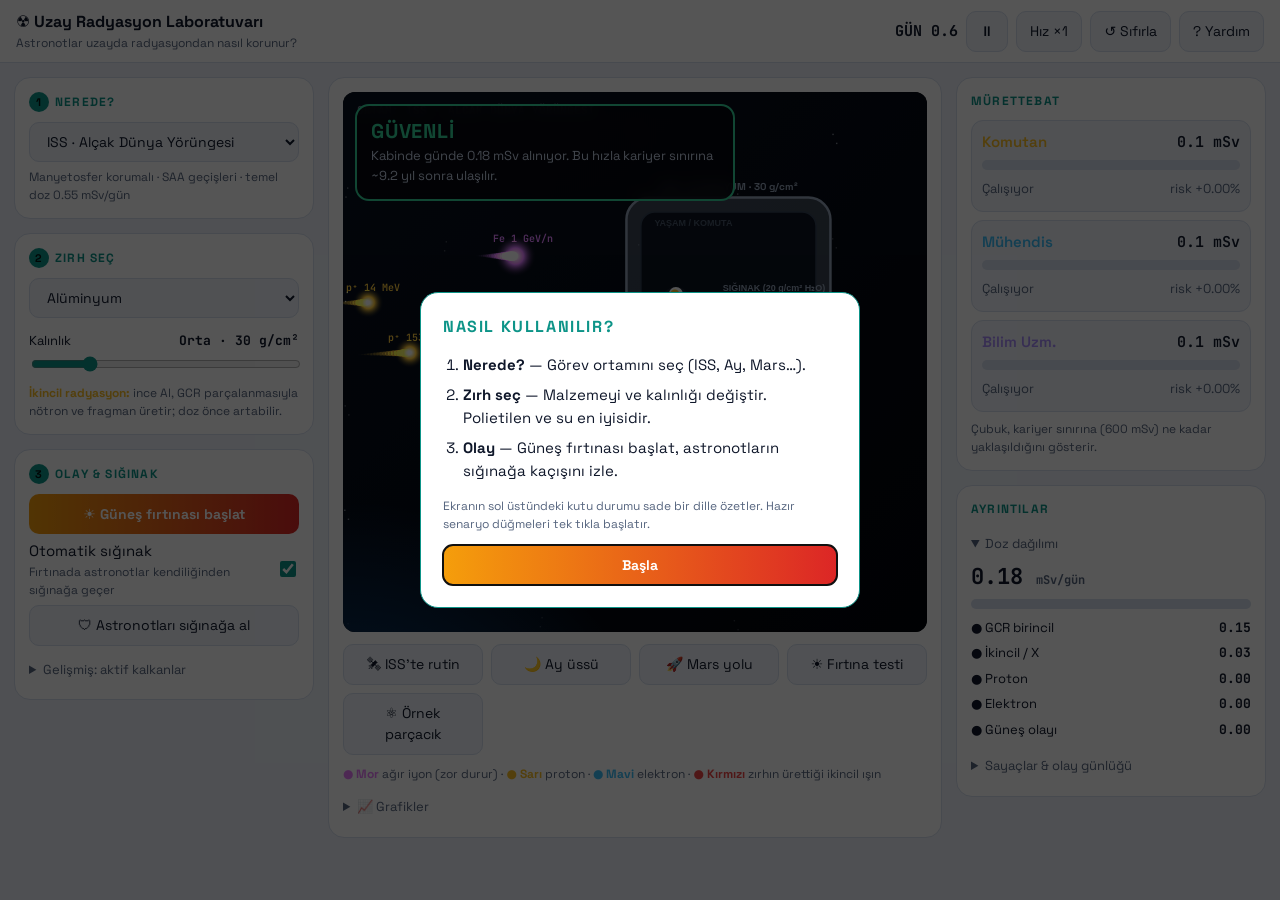
<file: index.html>
<!DOCTYPE html>
<html lang="tr"><head><meta charset="utf-8">
<meta name="viewport" content="width=device-width, initial-scale=1, viewport-fit=cover">
<title>Uzay Radyasyon Laboratuvarı</title>
<link rel="stylesheet" href="https://fonts.googleapis.com/css2?family=Space+Grotesk:wght@400;600;700&family=JetBrains+Mono:wght@500;700&display=swap">
<link rel="stylesheet" href="css/style.css"></head><body>
<header><h1>☢ Uzay Radyasyon Laboratuvarı<small>Astronotlar uzayda radyasyondan nasıl korunur?</small></h1>
<div class="row"><b class="m" id="day">GÜN 0.0</b><button id="pz" title="Duraklat / devam">⏸</button><button id="spd" title="Simülasyon hızı">Hız ×1</button><button id="rs" title="Baştan başla">↺ Sıfırla</button><button id="hb" title="Yardım">? Yardım</button></div></header>
<div id="al">☀ GÜNEŞ FIRTINASI! Astronotlar sığınağa yönlendiriliyor.</div>
<main>
<aside>
<div class="card"><h2><b>1</b>Nerede?</h2><select id="env" title="Görev ortamı"></select><div class="hint" id="envh"></div></div>
<div class="card"><h2><b>2</b>Zırh seç</h2><select id="mat" title="Gövde malzemesi"></select>
<div class="sp" style="margin-top:10px"><span>Kalınlık</span><b id="tv" class="m"></b></div><input type="range" id="th" min="0" max="150" value="30" title="Kalınlık (g/cm²)">
<div class="hint" id="note"></div></div>
<div class="card"><h2><b>3</b>Olay &amp; sığınak</h2>
<button class="hot" id="spe">☀ Güneş fırtınası başlat</button>
<label class="t"><span>Otomatik sığınak<small>Fırtınada astronotlar kendiliğinden sığınağa geçer</small></span><input type="checkbox" id="aut" checked></label>
<button id="sh" style="width:100%">🛡 Astronotları sığınağa al</button>
<details><summary>Gelişmiş: aktif kalkanlar</summary>
<label class="t"><span>Manyetik kalkan<small>Protonları saptırır</small></span><input type="checkbox" id="mag"></label>
<label class="t"><span>Elektrostatik kalkan<small>Pozitifleri iter, elektronları çeker</small></span><input type="checkbox" id="est"></label></details></div>
</aside>
<section id="mid"><div class="card"><div id="stage"><canvas id="sim"></canvas>
<div id="stbox"><div id="st">GÜVENLİ</div><div id="msg"></div><div id="tip"></div></div></div>
<div class="pres"><button class="pre" data-p="iss">🛰 ISS’te rutin</button><button class="pre" data-p="moon">🌙 Ay üssü</button><button class="pre" data-p="mars">🚀 Mars yolu</button><button class="pre" data-p="storm">☀ Fırtına testi</button><button id="vol">⚛ Örnek parçacık</button></div>
<div class="leg"><b style="color:#e879f9">● Mor</b> ağır iyon (zor durur) · <b style="color:#fbbf24">● Sarı</b> proton · <b style="color:#38bdf8">● Mavi</b> elektron · <b style="color:#ef4444">● Kırmızı</b> zırhın ürettiği ikincil ışın</div>
<details><summary>📈 Grafikler</summary><div class="row"><button data-m="time" class="on">Doz zaman çizgisi</button><button data-m="mat">Zırh karşılaştırması</button></div><canvas id="ch"></canvas></details></div></section>
<aside>
<div class="card"><h2>Mürettebat</h2><div id="crw"></div><div class="hint">Çubuk, kariyer sınırına (600 mSv) ne kadar yaklaşıldığını gösterir.</div></div>
<div class="card"><h2>Ayrıntılar</h2>
<details open><summary>Doz dağılımı</summary><div class="m" style="font-size:22px;font-weight:700" id="rate">0.00 <small style="font-size:12px;color:var(--mu)">mSv/gün</small></div><div class="bar" id="stk"></div><div id="spc"></div></details>
<details><summary>Sayaçlar &amp; olay günlüğü</summary><div class="sp"><span>Saptırılan</span><b id="s1">0</b></div><div class="sp"><span>Zırhta durdurulan</span><b id="s2">0</b></div><div class="sp"><span>İkincil üretilen</span><b id="s3">0</b></div><div class="sp"><span>Astronota isabet</span><b id="s4">0</b></div><div class="lg" id="lg"></div></details></div>
</aside></main>
<dialog id="help"><h2 style="font-size:16px">Nasıl kullanılır?</h2><ol><li><b>Nerede?</b> — Görev ortamını seç (ISS, Ay, Mars…).</li><li><b>Zırh seç</b> — Malzemeyi ve kalınlığı değiştir. Polietilen ve su en iyisidir.</li><li><b>Olay</b> — Güneş fırtınası başlat, astronotların sığınağa kaçışını izle.</li></ol><p class="hint">Ekranın sol üstündeki kutu durumu sade bir dille özetler. Hazır senaryo düğmeleri tek tıkla başlatır.</p><button class="hot" onclick="help.close()">Başla</button></dialog>
<script src="js/data.js"></script><script src="js/physics.js"></script><script src="js/render.js"></script><script src="js/ui.js"></script><script src="js/main.js"></script>
</body></html>
</file>
<file: css/style.css>
:root{--bg:#05070d;--p:#0c111d;--p2:#131c2f;--ln:#1f2b44;--tx:#e8eefb;--mu:#8a99b4;--ac:#5eead4;--ok:#34d399;--wa:#fbbf24;--cr:#f87171;color-scheme:dark;box-sizing:border-box;padding-top:env(safe-area-inset-top,0px);padding-bottom:env(safe-area-inset-bottom,0px)}
@media(prefers-color-scheme:light){:root{--bg:#eef2f9;--p:#fff;--p2:#f0f4fb;--ln:#d5deee;--tx:#0f172a;--mu:#56657f;--ac:#0d9488;color-scheme:light}#sim,#ch{background:#02040a}}
*{box-sizing:border-box}body{margin:0;background:var(--bg);color:var(--tx);font:15px/1.5 "Space Grotesk",system-ui,sans-serif}
.m{font-family:"JetBrains Mono",ui-monospace,monospace}
header{display:flex;flex-wrap:wrap;gap:10px;align-items:center;justify-content:space-between;padding:10px 16px;background:var(--p);border-bottom:1px solid var(--ln);position:sticky;top:0;z-index:5}
h1{font-size:16px;margin:0}h1 small{display:block;font-weight:400;color:var(--mu);font-size:12px}
.row{display:flex;gap:8px;flex-wrap:wrap;align-items:center}
button,select{background:var(--p2);color:var(--tx);border:1px solid var(--ln);border-radius:10px;padding:9px 13px;font:inherit;font-size:14px;cursor:pointer;min-height:40px}
button:hover,select:hover{border-color:var(--ac)}button.on{border-color:var(--ac);background:color-mix(in srgb,var(--ac) 18%,var(--p2))}
button.hot{background:linear-gradient(90deg,#f59e0b,#dc2626);border:0;color:#fff;font-weight:700;width:100%}
#al{display:none;background:#450a0a;color:#fecaca;text-align:center;padding:8px;font-weight:700}
main{display:grid;grid-template-columns:300px minmax(0,1fr) 310px;gap:14px;padding:14px;max-width:1700px;margin:auto}
@media(max-width:1000px){main{grid-template-columns:1fr}#mid{order:-1}}
.card{background:var(--p);border:1px solid var(--ln);border-radius:16px;padding:14px;margin-bottom:14px}
h2{font-size:12px;text-transform:uppercase;letter-spacing:.1em;color:var(--ac);margin:0 0 10px}
h2 b{display:inline-grid;place-items:center;width:20px;height:20px;border-radius:50%;background:var(--ac);color:#04110f;margin-right:6px;font-size:11px}
select{width:100%}input[type=range]{width:100%;accent-color:var(--ac)}input[type=checkbox]{width:20px;height:20px;accent-color:var(--ac)}
.hint{font-size:12px;color:var(--mu);margin-top:6px}.sp{display:flex;justify-content:space-between;gap:8px;font-size:13px;padding:3px 0}
label.t{display:flex;justify-content:space-between;align-items:center;gap:10px;padding:6px 0}label.t small{display:block;color:var(--mu);font-size:12px}
details{margin-top:8px}summary{cursor:pointer;color:var(--mu);font-size:13px;padding:6px 0}summary:hover{color:var(--tx)}
#stage{position:relative}canvas{display:block;width:100%;border-radius:12px;background:#02040a}#sim{height:min(60vh,540px);min-height:340px}#ch{height:180px;margin-top:8px}
#stbox{position:absolute;left:12px;top:12px;max-width:min(380px,70%);background:color-mix(in srgb,#05070d 82%,transparent);backdrop-filter:blur(6px);border:2px solid var(--ok);border-radius:14px;padding:10px 14px;color:#e8eefb}
#st{font-weight:700;font-size:20px;letter-spacing:.04em}#msg{font-size:13px;color:#c5d0e6}#tip{font-size:13px;color:#fde68a;margin-top:4px}
.pres{display:grid;grid-template-columns:repeat(auto-fit,minmax(130px,1fr));gap:8px;margin-top:12px}
.leg{font-size:12px;color:var(--mu);margin-top:10px}
.cr{border:1px solid var(--ln);border-radius:12px;padding:10px;margin-bottom:8px;background:var(--p2)}.cr .h{display:flex;justify-content:space-between;font-weight:600}
.bar{height:10px;border-radius:6px;background:var(--ln);overflow:hidden;display:flex;margin:6px 0}.bar>div{height:100%;transition:width .3s}
.lg{font-size:12px;color:var(--mu);max-height:120px;overflow:auto}
dialog{background:var(--p);color:var(--tx);border:1px solid var(--ac);border-radius:18px;max-width:440px;padding:22px}dialog::backdrop{background:#000a}
dialog ol{padding-left:20px}dialog li{margin:8px 0}
</file>
